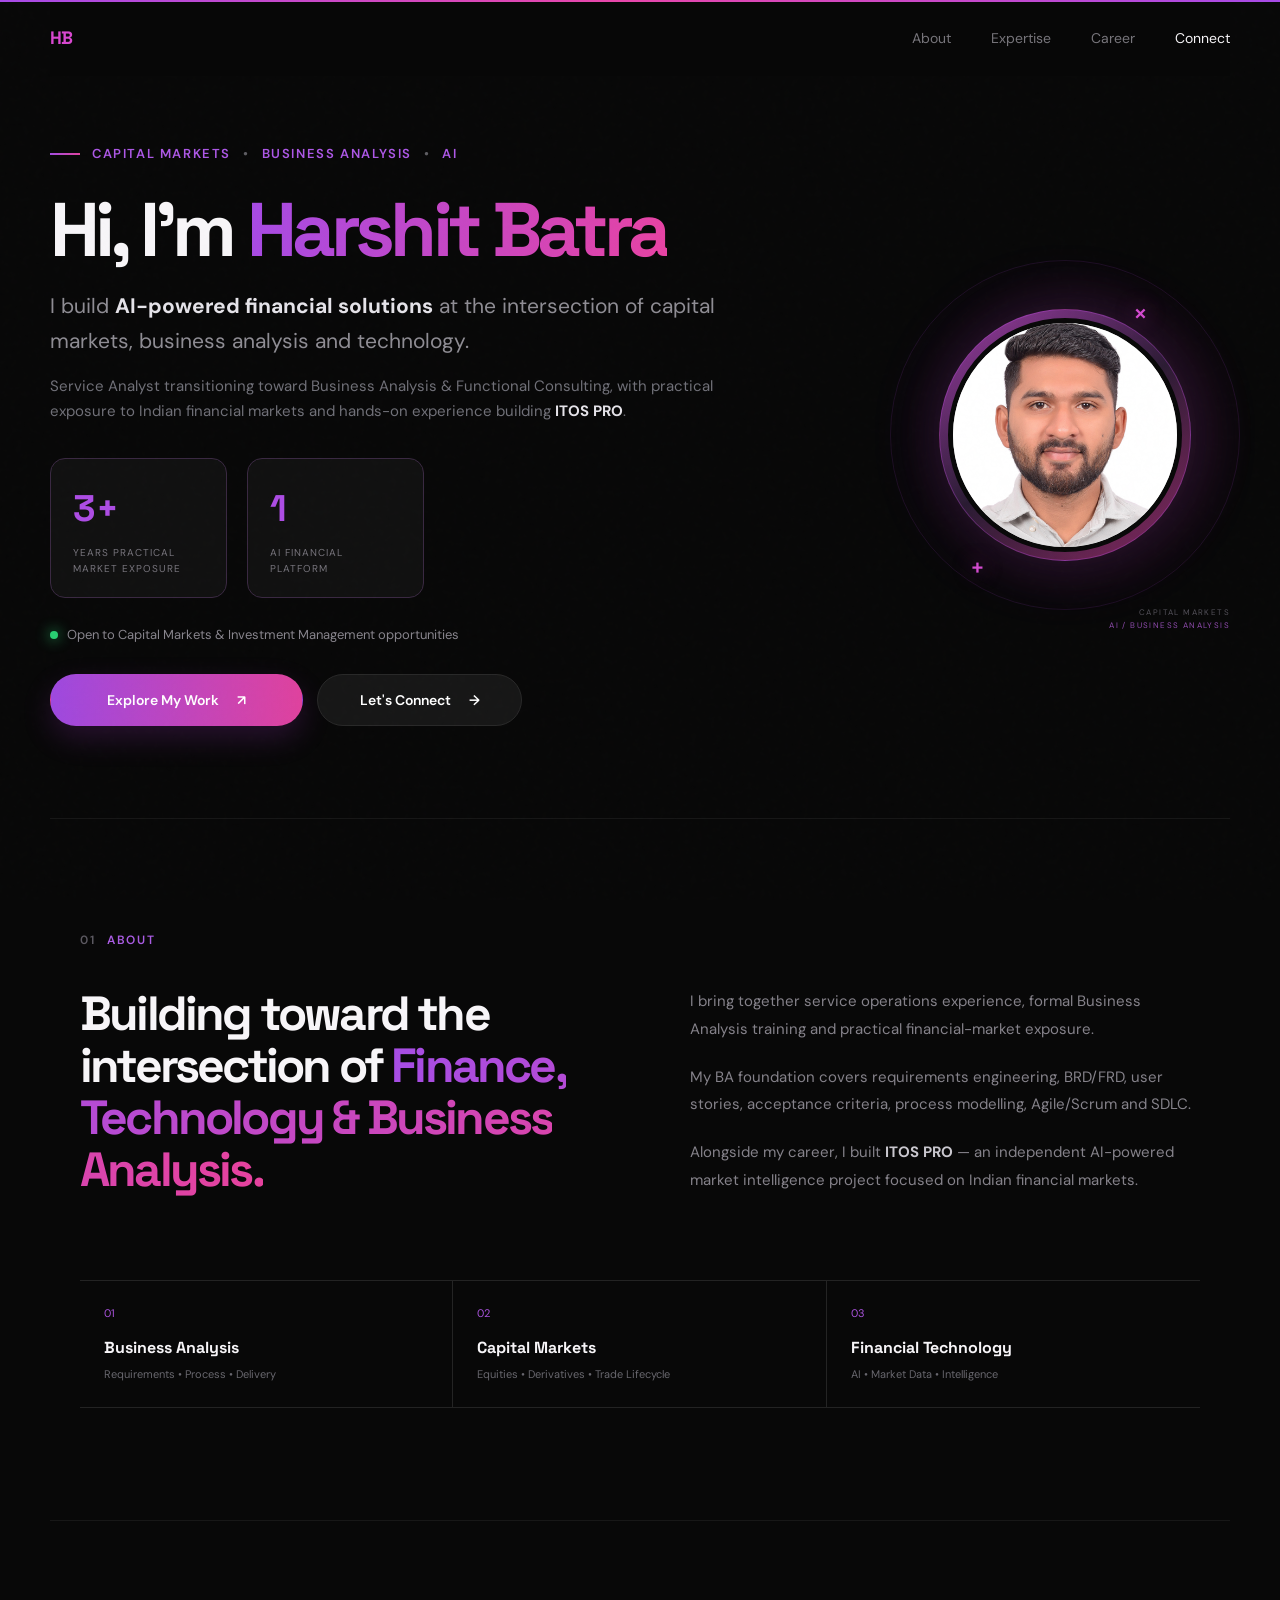
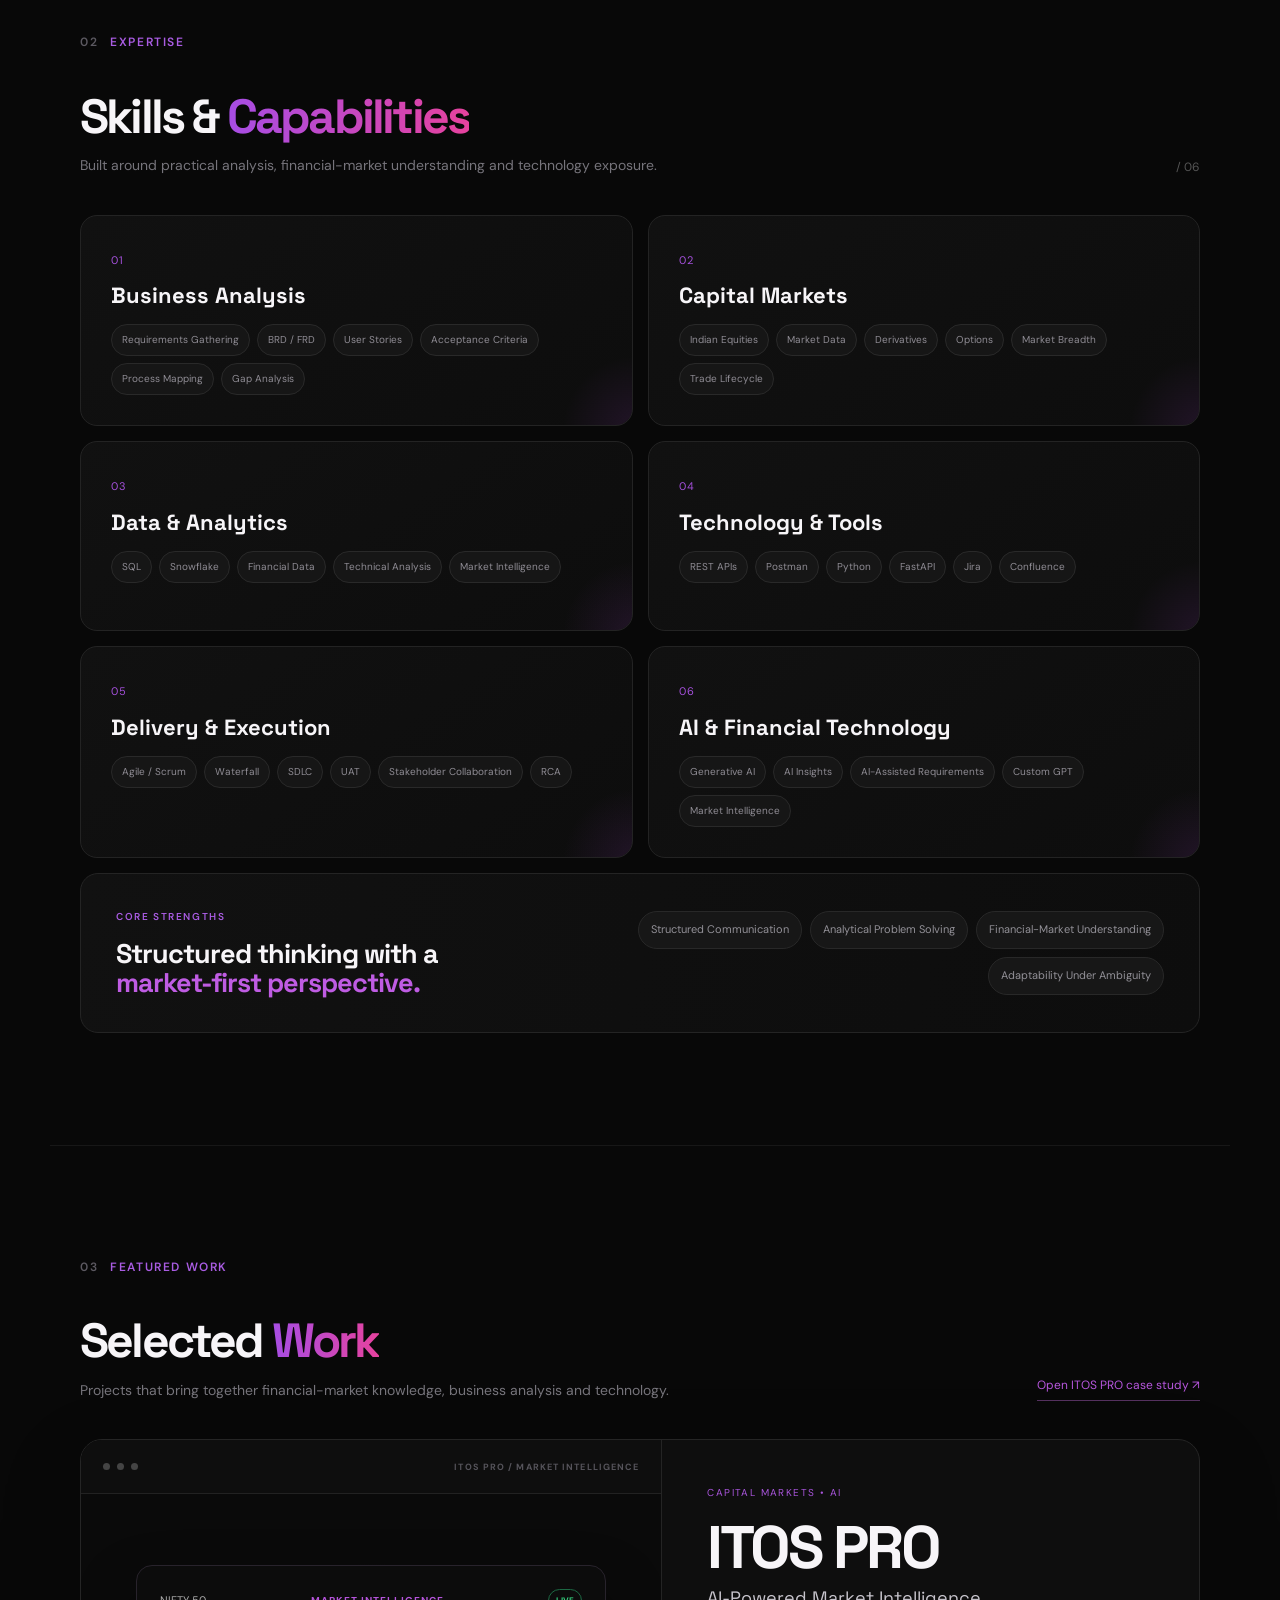
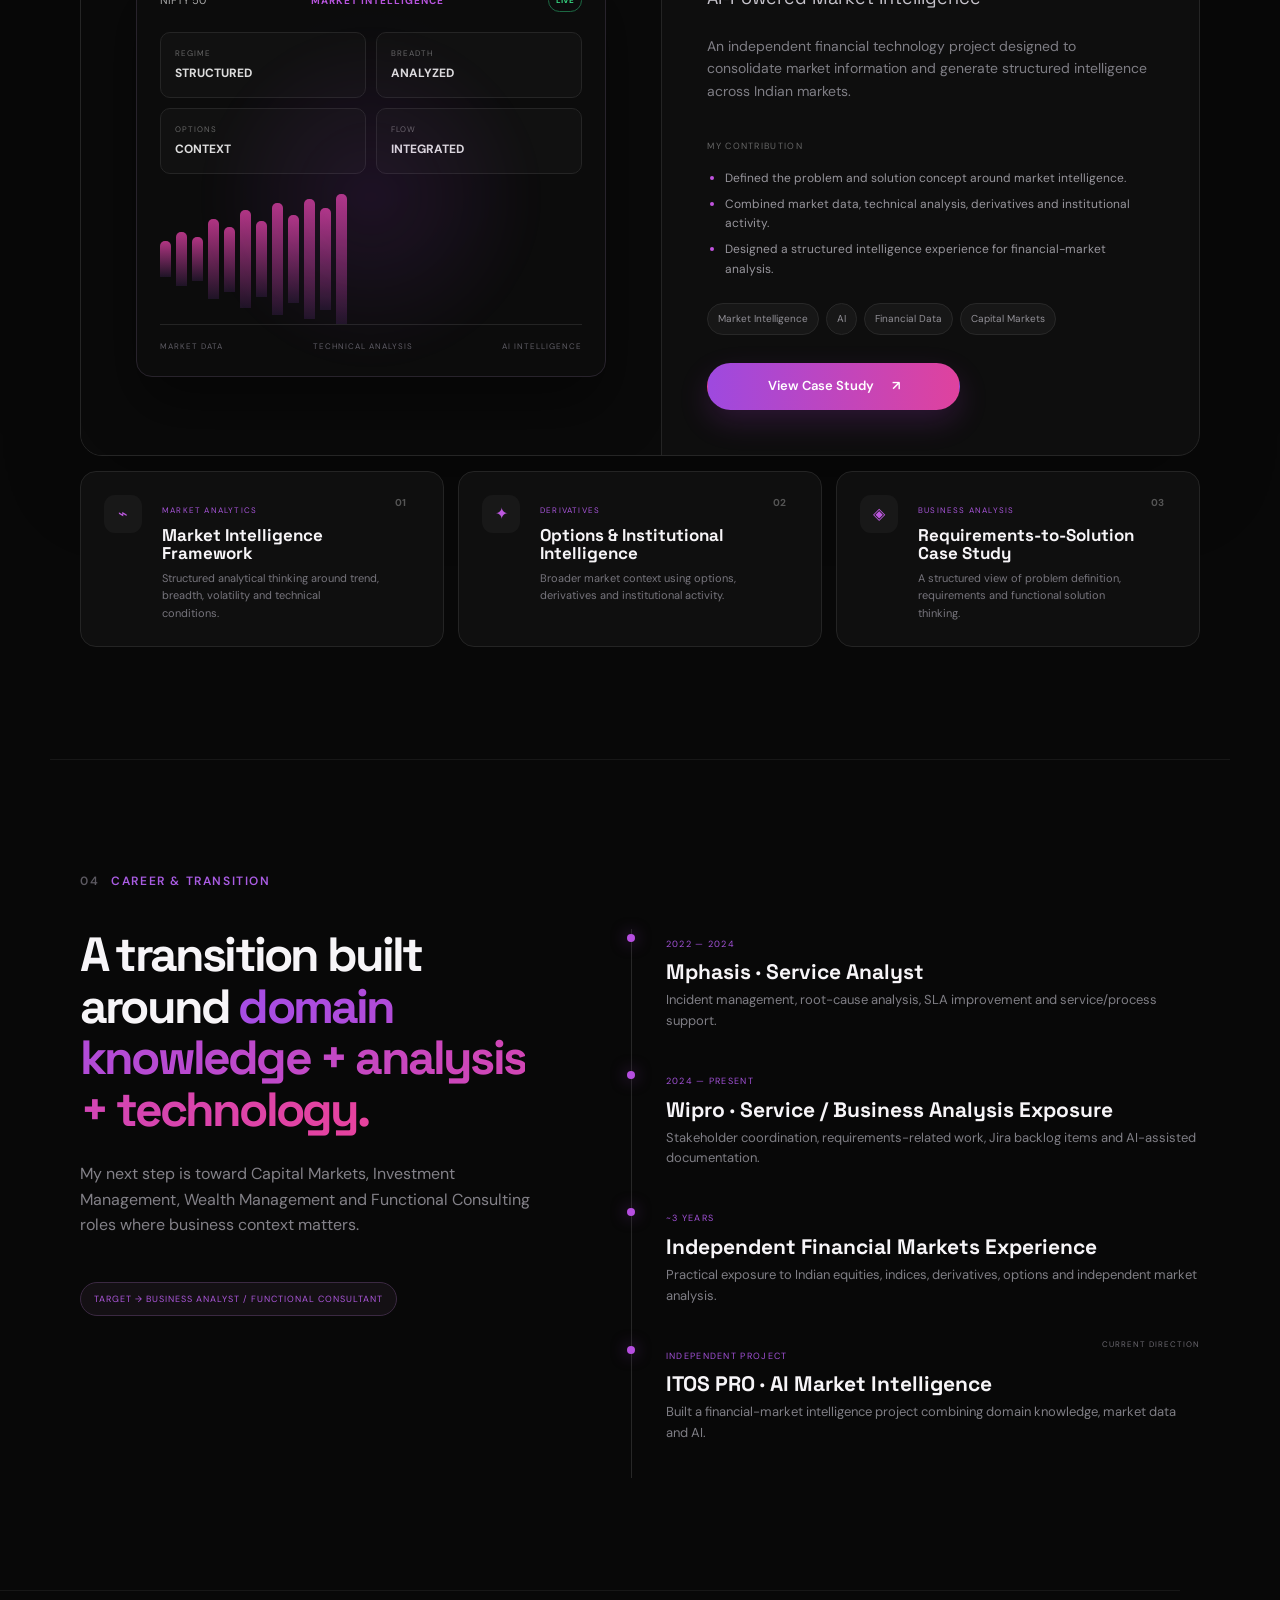
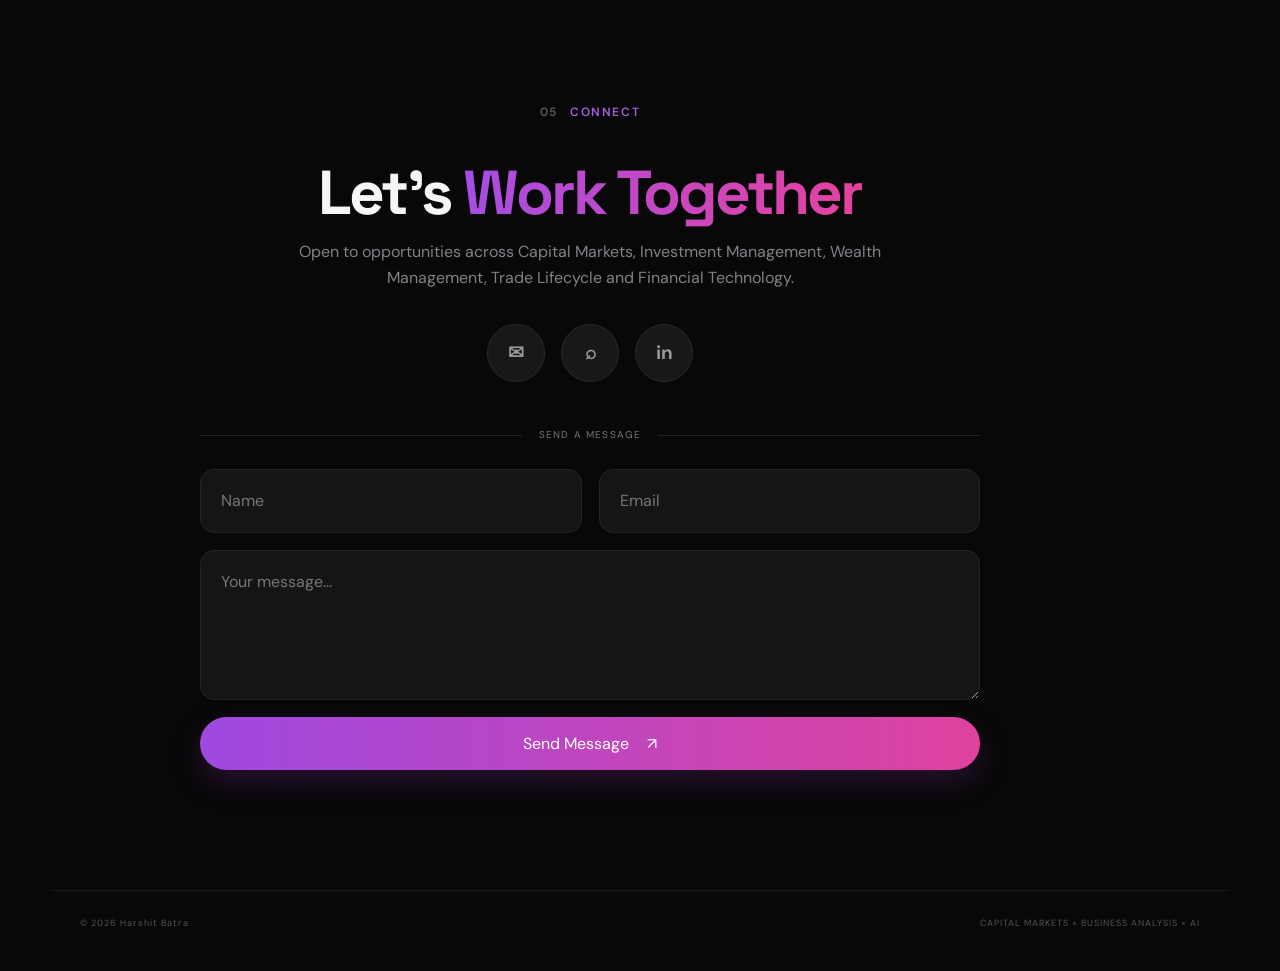
<file: index.html>
<!doctype html>
<html lang="en">
<head>
  <meta charset="utf-8">
  <meta name="viewport" content="width=device-width, initial-scale=1">
  <meta name="description" content="Harshit Batra — Capital Markets, Business Analysis and AI portfolio.">
  <title>Harshit Batra — Capital Markets × Business Analysis × AI</title>
  <link rel="preconnect" href="https://fonts.googleapis.com">
  <link rel="preconnect" href="https://fonts.gstatic.com" crossorigin>
  <link href="https://fonts.googleapis.com/css2?family=DM+Sans:wght@400;500;600;700&family=Space+Grotesk:wght@500;600;700&display=swap" rel="stylesheet">
  <link rel="stylesheet" href="styles.css">
</head>
<body>
  <div class="top-line"></div>
  <div class="noise"></div>
  <header class="nav-wrap">
    <a class="brand" href="#top" aria-label="Harshit Batra home"><span>HB</span></a>
    <nav class="nav">
      <a href="#about">About</a>
      <a href="#expertise">Expertise</a>
      <a href="#career">Career</a>
      <a href="#connect">Connect</a>
    </nav>
    <a class="nav-status" href="#connect"><span></span> Open to opportunities</a>
  </header>

  <main id="top">
    <section class="hero container">
      <div class="hero-copy reveal">
        <div class="eyebrow"><span class="eyebrow-line"></span> CAPITAL MARKETS <i>•</i> BUSINESS ANALYSIS <i>•</i> AI</div>
        <h1>Hi, I'm <em>Harshit Batra</em></h1>
        <p class="hero-lead">I build <strong>AI-powered financial solutions</strong> at the intersection of capital markets, business analysis and technology.</p>
        <p class="hero-sub">Service Analyst transitioning toward Business Analysis &amp; Functional Consulting, with practical exposure to Indian financial markets and hands-on experience building <strong>ITOS PRO</strong>.</p>

        <div class="hero-stats">
          <div class="stat-card"><strong>3+</strong><span>YEARS PRACTICAL MARKET EXPOSURE</span></div>
          <div class="stat-card"><strong>1</strong><span>AI FINANCIAL PLATFORM</span></div>
        </div>

        <div class="availability"><span class="pulse"></span> Open to Capital Markets &amp; Investment Management opportunities</div>

        <div class="hero-actions">
          <a class="btn btn-primary" href="#work">Explore My Work <span>↗</span></a>
          <a class="btn btn-ghost" href="#connect">Let's Connect <span>→</span></a>
        </div>
      </div>

      <div class="hero-art reveal delay-1">
        <div class="hero-glow"></div>
        <div class="hero-ring"></div>
        <div class="portrait-ring">
          <div class="portrait"><img src="harshit-photo.jpg" alt="Harshit Batra"></div>
        </div>
        <div class="decor-cross cross-1">×</div>
        <div class="decor-cross cross-2">+</div>
        <div class="hero-orbit-label">CAPITAL MARKETS<br><span>AI / BUSINESS ANALYSIS</span></div>
      </div>
    </section>

    <section id="about" class="section container reveal">
      <div class="section-kicker"><span>01</span> ABOUT</div>
      <div class="split-heading">
        <h2>Building toward the intersection of <em>Finance, Technology &amp; Business Analysis.</em></h2>
        <div class="body-copy">
          <p>I bring together service operations experience, formal Business Analysis training and practical financial-market exposure.</p>
          <p>My BA foundation covers requirements engineering, BRD/FRD, user stories, acceptance criteria, process modelling, Agile/Scrum and SDLC.</p>
          <p>Alongside my career, I built <strong>ITOS PRO</strong> — an independent AI-powered market intelligence project focused on Indian financial markets.</p>
        </div>
      </div>
      <div class="about-strip">
        <div><span>01</span><strong>Business Analysis</strong><small>Requirements • Process • Delivery</small></div>
        <div><span>02</span><strong>Capital Markets</strong><small>Equities • Derivatives • Trade Lifecycle</small></div>
        <div><span>03</span><strong>Financial Technology</strong><small>AI • Market Data • Intelligence</small></div>
      </div>
    </section>

    <section id="expertise" class="section container reveal">
      <div class="section-kicker"><span>02</span> EXPERTISE</div>
      <div class="section-title-row">
        <div><h2>Skills &amp; <em>Capabilities</em></h2><p>Built around practical analysis, financial-market understanding and technology exposure.</p></div>
        <div class="section-index">/ 06</div>
      </div>
      <div class="capability-grid">
        <article class="cap-card"><span class="card-number">01</span><h3>Business Analysis</h3><div class="pills"><span>Requirements Gathering</span><span>BRD / FRD</span><span>User Stories</span><span>Acceptance Criteria</span><span>Process Mapping</span><span>Gap Analysis</span></div></article>
        <article class="cap-card"><span class="card-number">02</span><h3>Capital Markets</h3><div class="pills"><span>Indian Equities</span><span>Market Data</span><span>Derivatives</span><span>Options</span><span>Market Breadth</span><span>Trade Lifecycle</span></div></article>
        <article class="cap-card"><span class="card-number">03</span><h3>Data &amp; Analytics</h3><div class="pills"><span>SQL</span><span>Snowflake</span><span>Financial Data</span><span>Technical Analysis</span><span>Market Intelligence</span></div></article>
        <article class="cap-card"><span class="card-number">04</span><h3>Technology &amp; Tools</h3><div class="pills"><span>REST APIs</span><span>Postman</span><span>Python</span><span>FastAPI</span><span>Jira</span><span>Confluence</span></div></article>
        <article class="cap-card"><span class="card-number">05</span><h3>Delivery &amp; Execution</h3><div class="pills"><span>Agile / Scrum</span><span>Waterfall</span><span>SDLC</span><span>UAT</span><span>Stakeholder Collaboration</span><span>RCA</span></div></article>
        <article class="cap-card"><span class="card-number">06</span><h3>AI &amp; Financial Technology</h3><div class="pills"><span>Generative AI</span><span>AI Insights</span><span>AI-Assisted Requirements</span><span>Custom GPT</span><span>Market Intelligence</span></div></article>
      </div>
      <div class="strength-panel">
        <div><span class="section-kicker compact">CORE STRENGTHS</span><h3>Structured thinking with a <em>market-first perspective.</em></h3></div>
        <div class="strengths"><span>Structured Communication</span><span>Analytical Problem Solving</span><span>Financial-Market Understanding</span><span>Adaptability Under Ambiguity</span></div>
      </div>
    </section>

    <section id="work" class="section container reveal">
      <div class="section-kicker"><span>03</span> FEATURED WORK</div>
      <div class="section-title-row work-title"><div><h2>Selected <em>Work</em></h2><p>Projects that bring together financial-market knowledge, business analysis and technology.</p></div><a class="text-link" href="itos-pro.html">Open ITOS PRO case study ↗</a></div>

      <article class="featured-project">
        <div class="project-visual">
          <div class="terminal-top"><span></span><span></span><span></span><b>ITOS PRO / MARKET INTELLIGENCE</b></div>
          <div class="terminal-body">
            <div class="market-row"><span>NIFTY 50</span><strong>MARKET INTELLIGENCE</strong><b>LIVE</b></div>
            <div class="signal-grid"><div><small>REGIME</small><strong>STRUCTURED</strong></div><div><small>BREADTH</small><strong>ANALYZED</strong></div><div><small>OPTIONS</small><strong>CONTEXT</strong></div><div><small>FLOW</small><strong>INTEGRATED</strong></div></div>
            <div class="wave"><i></i><i></i><i></i><i></i><i></i><i></i><i></i><i></i><i></i><i></i><i></i><i></i></div>
            <div class="terminal-foot"><span>MARKET DATA</span><span>TECHNICAL ANALYSIS</span><span>AI INTELLIGENCE</span></div>
          </div>
          <div class="visual-glow"></div>
        </div>
        <div class="project-copy">
          <div class="project-label">CAPITAL MARKETS • AI</div>
          <h3>ITOS PRO</h3>
          <p class="project-tagline">AI-Powered Market Intelligence</p>
          <p>An independent financial technology project designed to consolidate market information and generate structured intelligence across Indian markets.</p>
          <div class="contribution"><span>MY CONTRIBUTION</span><ul><li>Defined the problem and solution concept around market intelligence.</li><li>Combined market data, technical analysis, derivatives and institutional activity.</li><li>Designed a structured intelligence experience for financial-market analysis.</li></ul></div>
          <div class="project-tags"><span>Market Intelligence</span><span>AI</span><span>Financial Data</span><span>Capital Markets</span></div>
          <a class="btn btn-primary small" href="itos-pro.html">View Case Study <span>↗</span></a>
        </div>
      </article>

      <div class="mini-projects">
        <article class="mini-project"><div class="mini-project-icon">⌁</div><div><span>MARKET ANALYTICS</span><h3>Market Intelligence Framework</h3><p>Structured analytical thinking around trend, breadth, volatility and technical conditions.</p></div><b>01</b></article>
        <article class="mini-project"><div class="mini-project-icon">✦</div><div><span>DERIVATIVES</span><h3>Options &amp; Institutional Intelligence</h3><p>Broader market context using options, derivatives and institutional activity.</p></div><b>02</b></article>
        <article class="mini-project"><div class="mini-project-icon">◈</div><div><span>BUSINESS ANALYSIS</span><h3>Requirements-to-Solution Case Study</h3><p>A structured view of problem definition, requirements and functional solution thinking.</p></div><b>03</b></article>
      </div>
    </section>

    <section id="career" class="section container reveal">
      <div class="section-kicker"><span>04</span> CAREER &amp; TRANSITION</div>
      <div class="career-layout">
        <div class="career-intro"><h2>A transition built around <em>domain knowledge + analysis + technology.</em></h2><p>My next step is toward Capital Markets, Investment Management, Wealth Management and Functional Consulting roles where business context matters.</p><div class="target-pill">TARGET → BUSINESS ANALYST / FUNCTIONAL CONSULTANT</div></div>
        <div class="timeline">
          <article class="timeline-item"><span>2022 — 2024</span><h3>Mphasis · Service Analyst</h3><p>Incident management, root-cause analysis, SLA improvement and service/process support.</p></article>
          <article class="timeline-item"><span>2024 — PRESENT</span><h3>Wipro · Service / Business Analysis Exposure</h3><p>Stakeholder coordination, requirements-related work, Jira backlog items and AI-assisted documentation.</p></article>
          <article class="timeline-item"><span>~3 YEARS</span><h3>Independent Financial Markets Experience</h3><p>Practical exposure to Indian equities, indices, derivatives, options and independent market analysis.</p></article>
          <article class="timeline-item active-item"><span>INDEPENDENT PROJECT</span><h3>ITOS PRO · AI Market Intelligence</h3><p>Built a financial-market intelligence project combining domain knowledge, market data and AI.</p></article>
        </div>
      </div>
    </section>

    <section id="connect" class="connect section reveal">
      <div class="connect-inner">
        <div class="section-kicker centered"><span>05</span> CONNECT</div>
        <h2>Let's <em>Work Together</em></h2>
        <p>Open to opportunities across Capital Markets, Investment Management, Wealth Management, Trade Lifecycle and Financial Technology.</p>
        <div class="contact-icons">
          <a href="mailto:batraharshit330@gmail.com" aria-label="Email">✉</a>
          <a href="tel:+918085239020" aria-label="Phone">⌕</a>
          <a href="#" aria-label="LinkedIn" onclick="return false;">in</a>
        </div>
        <div class="message-divider"><span></span> SEND A MESSAGE <span></span></div>
        <form class="contact-form" action="mailto:batraharshit330@gmail.com" method="post" enctype="text/plain">
          <input name="name" placeholder="Name" required>
          <input name="email" type="email" placeholder="Email" required>
          <textarea name="message" placeholder="Your message..." required></textarea>
          <button class="btn btn-primary" type="submit">Send Message <span>↗</span></button>
        </form>
      </div>
    </section>
  </main>

  <footer><span>© 2026 Harshit Batra</span><span>CAPITAL MARKETS × BUSINESS ANALYSIS × AI</span></footer>
  <script src="script.js"></script>
</body>
</html>
</file>
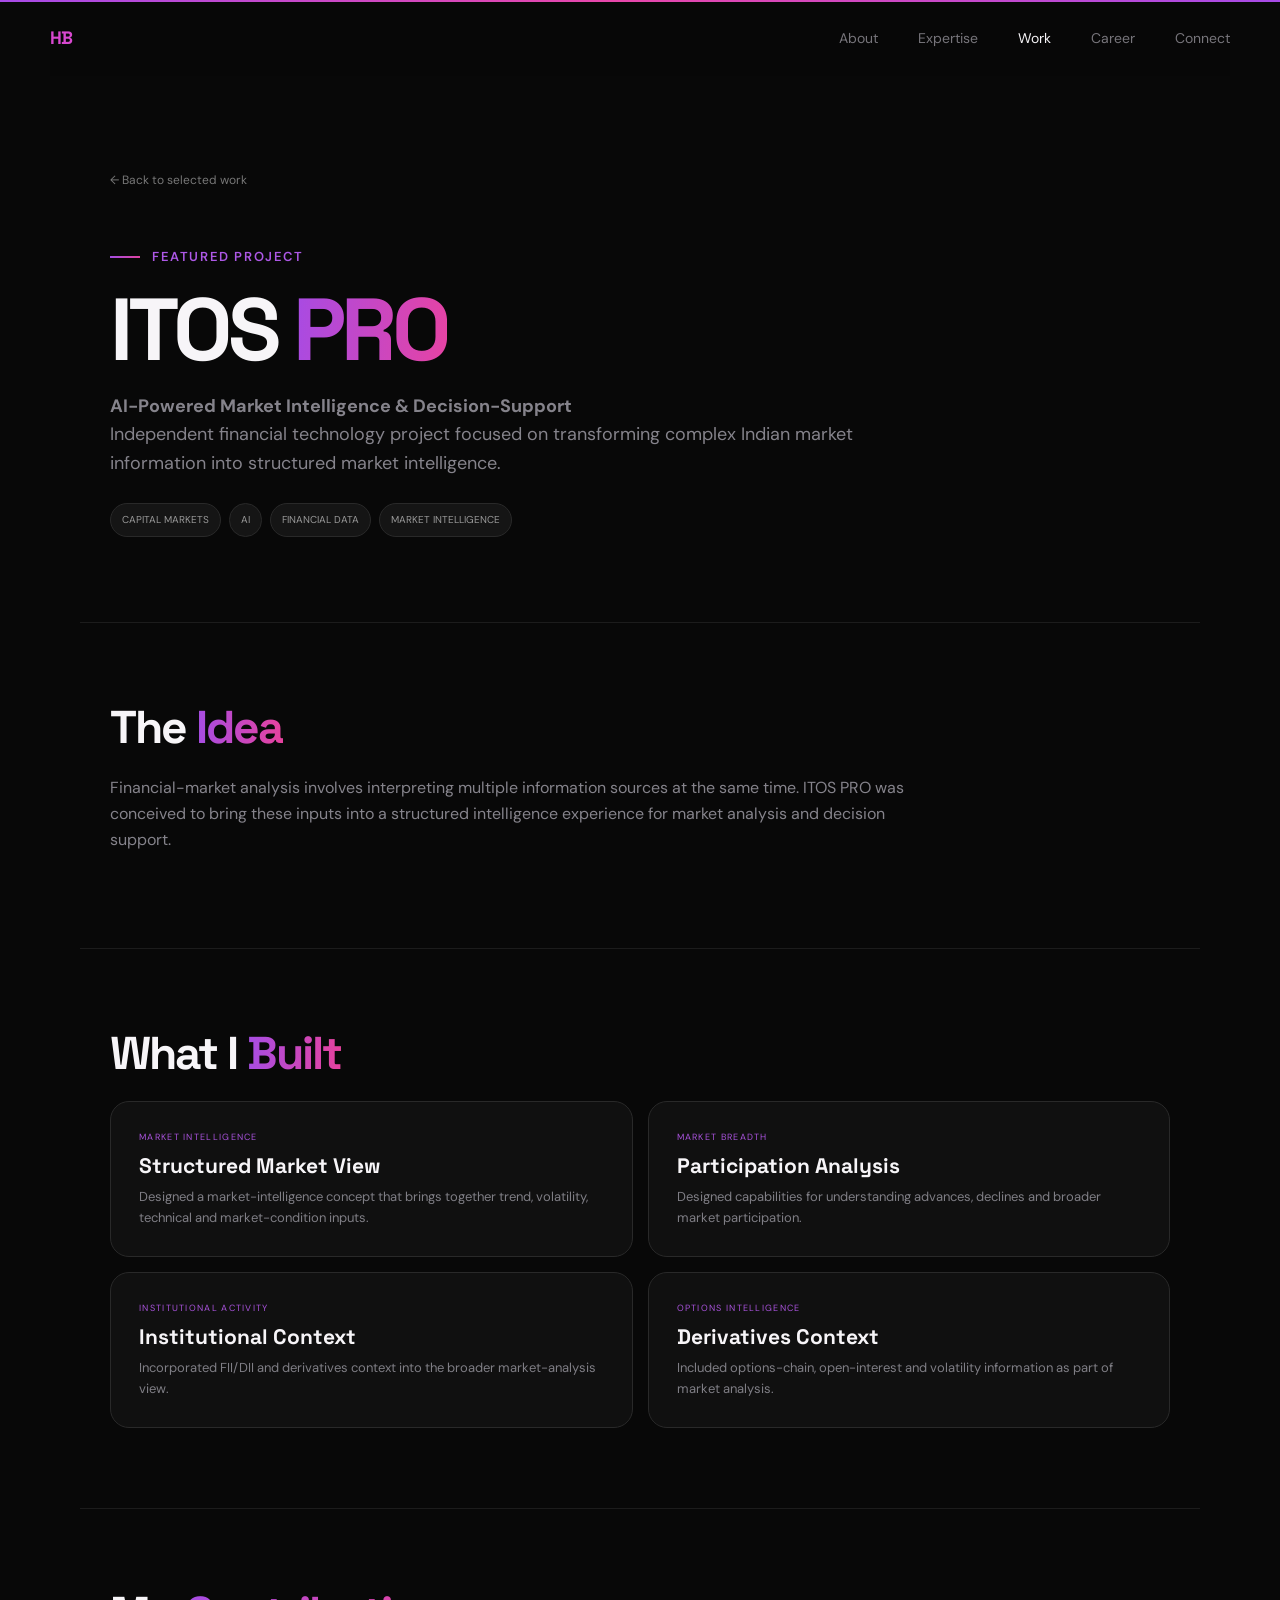
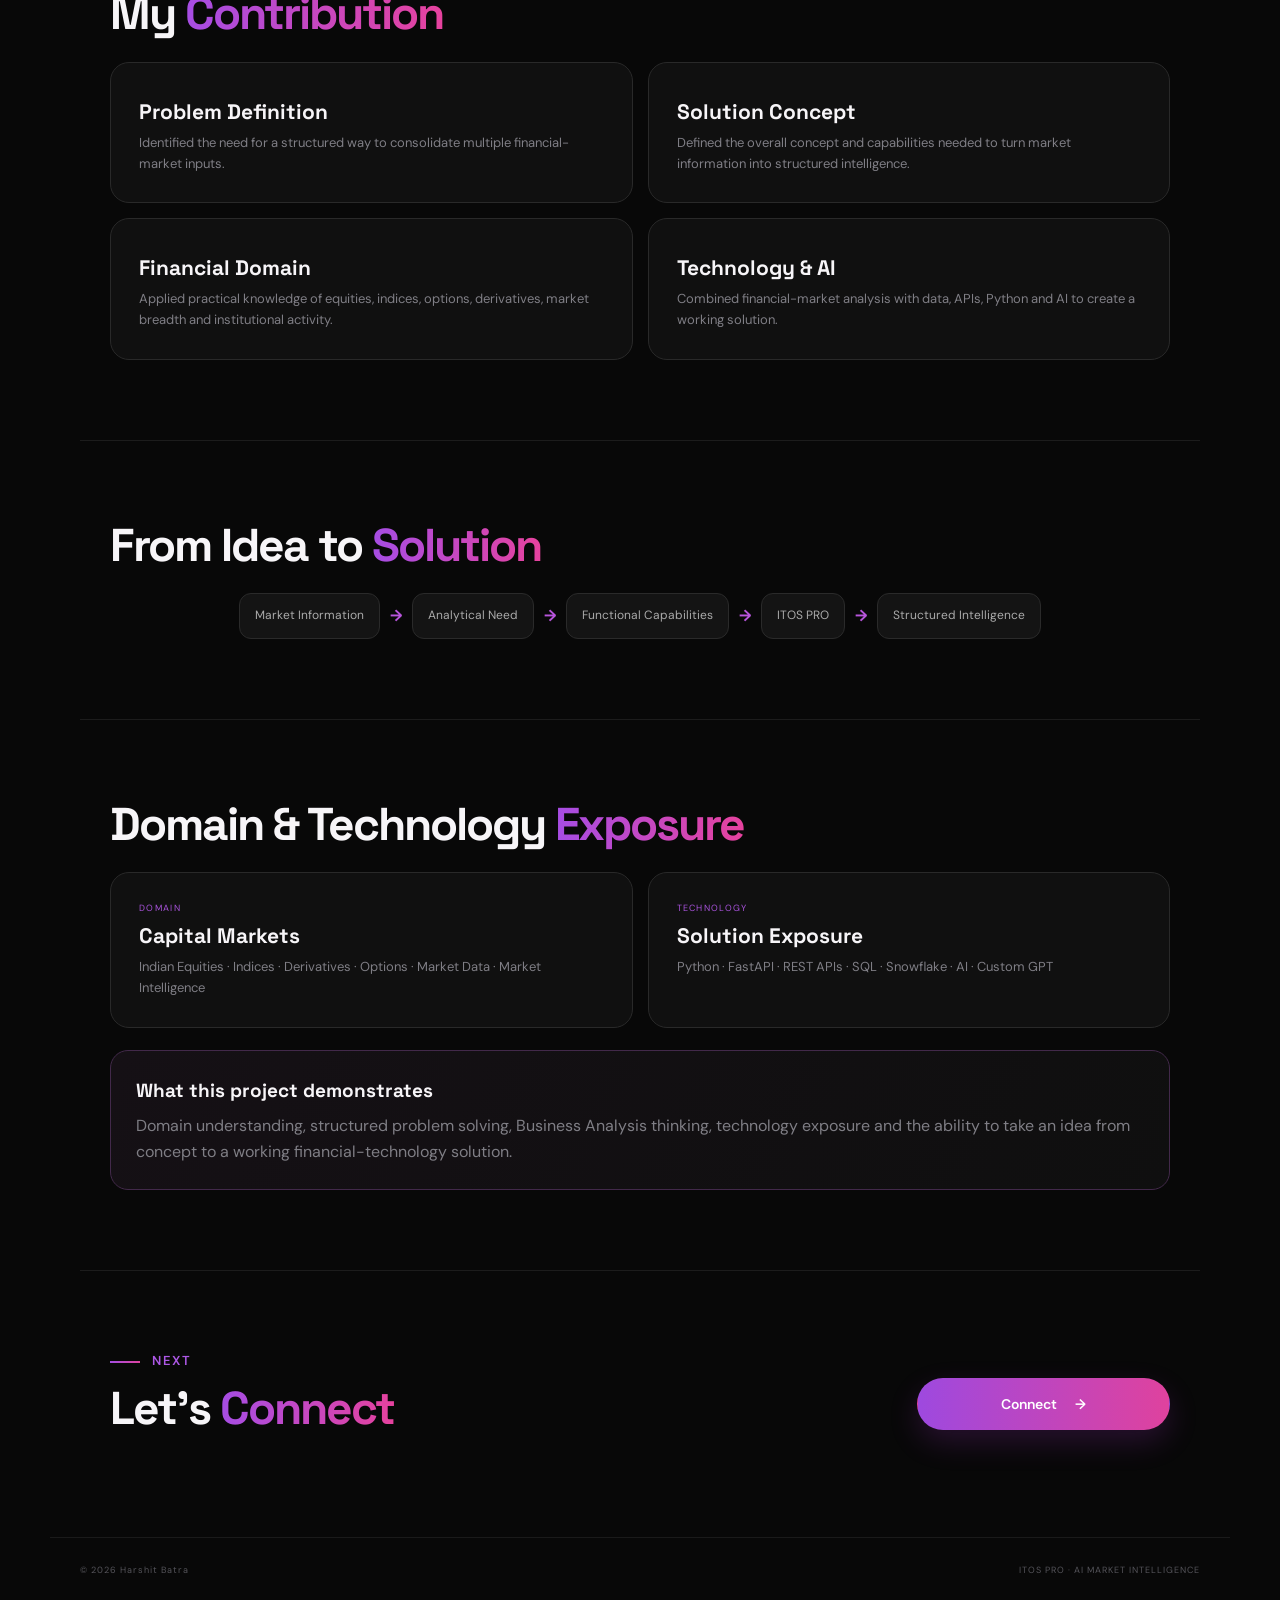
<file: itos-pro.html>
<!doctype html><html lang="en"><head><meta charset="utf-8"><meta name="viewport" content="width=device-width,initial-scale=1"><meta name="description" content="ITOS PRO — AI-powered market intelligence project by Harshit Batra."><title>ITOS PRO — Harshit Batra</title><link rel="preconnect" href="https://fonts.googleapis.com"><link rel="preconnect" href="https://fonts.gstatic.com" crossorigin><link href="https://fonts.googleapis.com/css2?family=DM+Sans:wght@400;500;600;700&family=Space+Grotesk:wght@500;600;700&display=swap" rel="stylesheet"><link rel="stylesheet" href="styles.css"><style>
.case-hero{max-width:1120px;margin:auto;padding:90px 30px 85px}.case-back{color:#777;text-decoration:none;font-size:12px}.case-hero .eyebrow{margin-top:55px}.case-hero h1{font-size:88px;margin:20px 0 18px}.case-hero p{max-width:780px;color:#85838b;font-size:18px}.case-tags{display:flex;gap:8px;flex-wrap:wrap;margin-top:25px}.case-tags span{font-size:10px;color:#999;border:1px solid #292929;background:#151515;border-radius:999px;padding:8px 11px}.case-section{max-width:1120px;margin:auto;padding:80px 30px;border-top:1px solid #1c1c1c}.case-section h2{font-size:46px;letter-spacing:-2px;margin:0 0 24px}.case-section h2 em{font-style:normal;background:linear-gradient(90deg,#a64de4,#e6429e);-webkit-background-clip:text;background-clip:text;color:transparent}.case-copy{max-width:800px;color:#85838b;font-size:16px}.case-grid{display:grid;grid-template-columns:1fr 1fr;gap:15px}.case-card{padding:28px;border:1px solid #292929;border-radius:19px;background:#101010}.case-card .mini{color:#a953dc;font-size:9px;letter-spacing:1.3px}.case-card h3{font-size:21px;margin:10px 0}.case-card p{color:#7f7e85;font-size:13px;margin:0}.contrib{display:grid;grid-template-columns:1fr 1fr;gap:15px}.flow{display:flex;align-items:center;justify-content:center;gap:10px;flex-wrap:wrap}.flow span{border:1px solid #2a2a2a;background:#141414;padding:12px 15px;border-radius:12px;color:#aaa;font-size:12px}.flow b{color:#b855dc}.callout{margin-top:22px;padding:25px;border:1px solid #42294a;border-radius:18px;background:linear-gradient(120deg,#151015,#0f0f0f)}.callout strong{font-family:'Space Grotesk';font-size:19px}.callout p{color:#7f7e85;margin:7px 0 0}.case-next{display:flex;justify-content:space-between;align-items:center}.case-next h2{margin-top:12px}.case-next .btn{margin:0}@media(max-width:700px){.case-hero,.case-section{padding-left:18px;padding-right:18px}.case-hero h1{font-size:55px}.case-grid,.contrib{grid-template-columns:1fr}.case-next{display:block}.case-next .btn{margin-top:22px}}
</style></head><body><div class="top-line"></div><header class="nav-wrap"><a class="brand" href="index.html">HB</a><nav class="nav"><a href="index.html#about">About</a><a href="index.html#expertise">Expertise</a><a class="active" href="index.html#work">Work</a><a href="index.html#career">Career</a><a href="index.html#connect">Connect</a></nav><a class="nav-status" href="index.html#connect"><span></span> Open to opportunities</a></header>
<main><section class="case-hero"><a class="case-back" href="index.html#work">← Back to selected work</a><div class="eyebrow"><span class="eyebrow-line"></span> FEATURED PROJECT</div><h1>ITOS <em>PRO</em></h1><p><strong>AI-Powered Market Intelligence &amp; Decision-Support</strong><br>Independent financial technology project focused on transforming complex Indian market information into structured market intelligence.</p><div class="case-tags"><span>CAPITAL MARKETS</span><span>AI</span><span>FINANCIAL DATA</span><span>MARKET INTELLIGENCE</span></div></section>
<section class="case-section"><h2>The <em>Idea</em></h2><p class="case-copy">Financial-market analysis involves interpreting multiple information sources at the same time. ITOS PRO was conceived to bring these inputs into a structured intelligence experience for market analysis and decision support.</p></section>
<section class="case-section"><h2>What I <em>Built</em></h2><div class="case-grid"><article class="case-card"><div class="mini">MARKET INTELLIGENCE</div><h3>Structured Market View</h3><p>Designed a market-intelligence concept that brings together trend, volatility, technical and market-condition inputs.</p></article><article class="case-card"><div class="mini">MARKET BREADTH</div><h3>Participation Analysis</h3><p>Designed capabilities for understanding advances, declines and broader market participation.</p></article><article class="case-card"><div class="mini">INSTITUTIONAL ACTIVITY</div><h3>Institutional Context</h3><p>Incorporated FII/DII and derivatives context into the broader market-analysis view.</p></article><article class="case-card"><div class="mini">OPTIONS INTELLIGENCE</div><h3>Derivatives Context</h3><p>Included options-chain, open-interest and volatility information as part of market analysis.</p></article></div></section>
<section class="case-section"><h2>My <em>Contribution</em></h2><div class="contrib"><article class="case-card"><h3>Problem Definition</h3><p>Identified the need for a structured way to consolidate multiple financial-market inputs.</p></article><article class="case-card"><h3>Solution Concept</h3><p>Defined the overall concept and capabilities needed to turn market information into structured intelligence.</p></article><article class="case-card"><h3>Financial Domain</h3><p>Applied practical knowledge of equities, indices, options, derivatives, market breadth and institutional activity.</p></article><article class="case-card"><h3>Technology &amp; AI</h3><p>Combined financial-market analysis with data, APIs, Python and AI to create a working solution.</p></article></div></section>
<section class="case-section"><h2>From Idea to <em>Solution</em></h2><div class="flow"><span>Market Information</span><b>→</b><span>Analytical Need</span><b>→</b><span>Functional Capabilities</span><b>→</b><span>ITOS PRO</span><b>→</b><span>Structured Intelligence</span></div></section>
<section class="case-section"><h2>Domain &amp; Technology <em>Exposure</em></h2><div class="case-grid"><article class="case-card"><div class="mini">DOMAIN</div><h3>Capital Markets</h3><p>Indian Equities · Indices · Derivatives · Options · Market Data · Market Intelligence</p></article><article class="case-card"><div class="mini">TECHNOLOGY</div><h3>Solution Exposure</h3><p>Python · FastAPI · REST APIs · SQL · Snowflake · AI · Custom GPT</p></article></div><div class="callout"><strong>What this project demonstrates</strong><p>Domain understanding, structured problem solving, Business Analysis thinking, technology exposure and the ability to take an idea from concept to a working financial-technology solution.</p></div></section>
<section class="case-section case-next"><div><div class="eyebrow"><span class="eyebrow-line"></span> NEXT</div><h2>Let's <em>Connect</em></h2></div><a class="btn btn-primary" href="index.html#connect">Connect <span>→</span></a></section></main><footer><span>© 2026 Harshit Batra</span><span>ITOS PRO · AI MARKET INTELLIGENCE</span></footer></body></html>
</file>
<file: styles.css>
:root{--bg:#080808;--panel:#101010;--panel2:#141414;--line:#252525;--text:#f4f3f6;--muted:#8b8a91;--purple:#a44fe6;--pink:#e543a0;--max:1260px}
*{box-sizing:border-box}html{scroll-behavior:smooth}body{margin:0;background:var(--bg);color:var(--text);font-family:'DM Sans',sans-serif;line-height:1.6;overflow-x:hidden}.noise{position:fixed;inset:0;pointer-events:none;opacity:.035;z-index:20;background-image:url("data:image/svg+xml,%3Csvg viewBox='0 0 160 160' xmlns='http://www.w3.org/2000/svg'%3E%3Cfilter id='n'%3E%3CfeTurbulence type='fractalNoise' baseFrequency='.9' numOctaves='3' stitchTiles='stitch'/%3E%3C/filter%3E%3Crect width='100%25' height='100%25' filter='url(%23n)' opacity='.55'/%3E%3C/svg%3E")}.top-line{height:2px;background:linear-gradient(90deg,#9b48df,#df43b0,#9b48df);position:fixed;top:0;left:0;right:0;z-index:100}.container{max-width:var(--max);margin:auto;padding-left:30px;padding-right:30px}.nav-wrap{height:78px;display:flex;align-items:center;justify-content:space-between;max-width:var(--max);padding:0 30px;margin:auto;position:sticky;top:0;z-index:50;background:rgba(8,8,8,.76);backdrop-filter:blur(18px);border-bottom:1px solid rgba(255,255,255,.035)}.brand{font-family:'Space Grotesk';font-weight:700;font-size:19px;text-decoration:none;color:#d849c8}.nav{display:flex;gap:38px}.nav a{color:#888;text-decoration:none;font-size:14px;transition:.25s}.nav a:hover,.nav a.active{color:#f2f2f2}.nav-status{font-size:11px;color:#8f8f8f;text-decoration:none;border:1px solid #272727;border-radius:999px;padding:9px 13px}.nav-status span{display:inline-block;width:7px;height:7px;background:#2bd675;border-radius:50%;box-shadow:0 0 10px #2bd675;margin-right:7px}.hero{min-height:760px;display:grid;grid-template-columns:1.08fr .92fr;align-items:center;gap:20px;padding-top:52px;padding-bottom:75px;position:relative}.hero:before{content:"";position:absolute;width:500px;height:500px;left:-220px;top:100px;background:radial-gradient(circle,rgba(160,68,226,.13),transparent 68%);filter:blur(15px);pointer-events:none}.eyebrow,.section-kicker{display:flex;align-items:center;gap:12px;color:#a95ce2;font-size:12px;letter-spacing:1.5px;font-weight:600}.eyebrow i{font-style:normal;color:#5e5d62}.eyebrow-line{width:30px;height:2px;background:linear-gradient(90deg,#a34de1,#df43a0)}h1,h2,h3{font-family:'Space Grotesk',sans-serif;line-height:1.05}h1{font-size:78px;letter-spacing:-4.5px;margin:28px 0 20px;max-width:800px}h1 em{font-style:normal;background:linear-gradient(95deg,#a34de6,#e43fa2);-webkit-background-clip:text;background-clip:text;color:transparent}.hero-lead{font-size:22px;line-height:1.55;color:#a7a6ad;max-width:740px;margin:0}.hero-lead strong,.hero-sub strong{color:#e5e3e9}.hero-sub{font-size:15px;color:#77767e;max-width:690px;margin:17px 0 0}.hero-stats{display:flex;gap:16px;margin:36px 0 26px}.stat-card{width:180px;min-height:108px;padding:18px 21px;border:1px solid #30253a;border-radius:16px;background:linear-gradient(145deg,rgba(20,20,20,.92),rgba(13,13,13,.92));box-shadow:inset 0 0 35px rgba(158,70,218,.025)}.stat-card strong{display:block;font-family:'Space Grotesk';font-size:38px;color:#b34de3}.stat-card span{display:block;color:#77757e;font-size:10px;letter-spacing:1px;margin-top:7px}.availability{font-size:13px;color:#8a8990;display:flex;align-items:center;gap:9px}.pulse{width:8px;height:8px;border-radius:50%;background:#29ce72;box-shadow:0 0 14px #29ce72}.hero-actions{display:flex;gap:14px;margin-top:27px}.btn{display:inline-flex;align-items:center;justify-content:center;gap:20px;text-decoration:none;border-radius:999px;padding:14px 22px;color:#fff;font-size:14px;font-weight:600;border:1px solid transparent;transition:.25s;cursor:pointer}.btn-primary{background:linear-gradient(90deg,#9e49df,#df429e);box-shadow:0 12px 30px rgba(181,58,220,.18)}.btn-primary:hover{transform:translateY(-2px);box-shadow:0 15px 38px rgba(181,58,220,.3)}.btn-ghost{background:#171717;border-color:#292929}.btn-ghost:hover{border-color:#674071;transform:translateY(-2px)}.btn.small{margin-top:28px;padding:12px 18px;font-size:13px}.hero-art{height:590px;position:relative;display:flex;align-items:center;justify-content:center}.orb{position:absolute;border-radius:50%;filter:blur(8px)}.orb-1{width:440px;height:440px;background:radial-gradient(circle,rgba(163,67,230,.23),rgba(163,67,230,0) 67%)}.orb-2{width:300px;height:300px;background:radial-gradient(circle,rgba(231,62,161,.13),rgba(231,62,161,0) 67%);transform:translate(80px,-70px)}.grid-disc{position:absolute;width:470px;height:470px;border-radius:50%;opacity:.12;background:linear-gradient(90deg,transparent 49.7%,#fff 50%,transparent 50.3%),linear-gradient(transparent 49.7%,#fff 50%,transparent 50.3%);background-size:44px 44px;mask-image:radial-gradient(circle,#000 0 50%,transparent 72%);transform:rotate(13deg)}.orbit{position:absolute;border:1px solid rgba(194,72,229,.35);border-radius:50%;width:520px;height:180px}.orbit-1{transform:rotate(-24deg)}.orbit-2{width:570px;height:230px;transform:rotate(28deg);border-color:rgba(230,61,163,.23)}.portrait-ring{position:relative;width:305px;height:305px;border-radius:50%;padding:7px;background:linear-gradient(145deg,rgba(217,75,219,.75),rgba(69,45,91,.5),rgba(232,63,158,.45));box-shadow:0 0 75px rgba(179,66,223,.18);z-index:3}.portrait{width:100%;height:100%;border-radius:50%;overflow:hidden;border:5px solid #0b0b0b;background:#ddd}.portrait img{width:100%;height:100%;object-fit:cover;object-position:center 25%;filter:saturate(.95)}.decor-cross{position:absolute;color:#d34ad9;font-size:27px;font-family:monospace;z-index:5}.cross-1{top:100px;right:80px}.cross-2{bottom:135px;left:75px}.cross-3{top:170px;left:28px;font-size:18px}.float-card{position:absolute;background:rgba(13,13,13,.9);backdrop-filter:blur(12px);border:1px solid #2b2b2b;border-radius:13px;padding:10px 13px;color:#aaa;font-size:10px;letter-spacing:1px;z-index:6;box-shadow:0 14px 30px rgba(0,0,0,.28)}.fc-market{top:145px;left:0}.fc-ai{right:20px;top:255px;color:#b95be0}.fc-data{bottom:135px;right:65px}.fc-data b{color:#e74a9d;margin-left:14px}.mini-dot{display:inline-block;width:6px;height:6px;border-radius:50%;background:#2bd675;margin-right:7px;box-shadow:0 0 9px #2bd675}.section{padding-top:115px;padding-bottom:115px;border-top:1px solid #191919;position:relative}.section-kicker{margin-bottom:42px}.section-kicker span{color:#666}.split-heading{display:grid;grid-template-columns:1fr 1fr;gap:90px}.split-heading h2,.section-title-row h2,.career-intro h2{font-size:49px;letter-spacing:-2.7px;margin:0}.split-heading h2 em,.section-title-row h2 em,.career-intro h2 em,.connect h2 em{font-style:normal;background:linear-gradient(90deg,#a64de4,#e6429e);-webkit-background-clip:text;background-clip:text;color:transparent}.body-copy{color:#85838b;font-size:16px;max-width:600px}.body-copy p{margin:0 0 20px}.body-copy strong{color:#c9c7ce}.about-strip{display:grid;grid-template-columns:repeat(3,1fr);margin-top:70px;border-top:1px solid #242424;border-bottom:1px solid #242424}.about-strip div{padding:23px 25px;border-right:1px solid #242424}.about-strip div:last-child{border-right:0}.about-strip span{display:block;color:#a953dc;font-size:11px;margin-bottom:13px}.about-strip strong{display:block;font-family:'Space Grotesk';font-size:17px}.about-strip small{display:block;color:#68676e;margin-top:5px;font-size:11px}.section-title-row{display:flex;justify-content:space-between;align-items:end;gap:40px;margin-bottom:46px}.section-title-row p{margin:12px 0 0;color:#7e7d84;max-width:680px}.section-index{color:#555;font-size:12px}.capability-grid{display:grid;grid-template-columns:repeat(3,1fr);gap:16px}.cap-card{position:relative;min-height:205px;padding:28px;border:1px solid #262626;border-radius:19px;background:linear-gradient(145deg,#111,#0d0d0d);transition:.3s;overflow:hidden}.cap-card:after{content:"";position:absolute;width:150px;height:150px;right:-80px;bottom:-80px;border-radius:50%;background:radial-gradient(circle,rgba(177,70,224,.13),transparent 70%);transition:.3s}.cap-card:hover{transform:translateY(-4px);border-color:#4a3152}.cap-card:hover:after{transform:scale(1.5)}.card-number{color:#a550dc;font-size:11px;letter-spacing:1px}.cap-card h3{font-size:21px;margin:13px 0 17px}.pills{display:flex;gap:7px;flex-wrap:wrap}.pills span,.strengths span,.project-tags span{font-size:10px;color:#929097;border:1px solid #282828;background:#171717;border-radius:999px;padding:7px 10px}.strength-panel{margin-top:18px;padding:34px;border:1px solid #292929;border-radius:20px;background:linear-gradient(110deg,#111,#0c0c0c);display:grid;grid-template-columns:.8fr 1.2fr;gap:50px;align-items:center}.section-kicker.compact{margin:0 0 15px;font-size:10px}.strength-panel h3{font-size:26px;margin:0;letter-spacing:-1px}.strength-panel h3 em{font-style:normal;color:#bf5ce3}.strengths{display:flex;gap:9px;flex-wrap:wrap;justify-content:flex-end}.strengths span{font-size:11px;padding:9px 12px}.work-title{margin-bottom:38px}.text-link{color:#b656dd;text-decoration:none;font-size:12px;border-bottom:1px solid #54305e;padding-bottom:5px}.featured-project{display:grid;grid-template-columns:1.05fr .95fr;border:1px solid #2b2b2b;border-radius:25px;overflow:hidden;background:#0e0e0e;box-shadow:0 25px 70px rgba(0,0,0,.25)}.project-visual{min-height:520px;background:radial-gradient(circle at 50% 50%,rgba(169,68,227,.15),transparent 44%),#0a0a0a;position:relative;overflow:hidden;border-right:1px solid #242424}.terminal-top{height:54px;display:flex;align-items:center;gap:7px;padding:0 22px;border-bottom:1px solid #222;background:#0e0e0e}.terminal-top span{width:7px;height:7px;border-radius:50%;background:#444}.terminal-top b{margin-left:auto;color:#56545b;font-size:9px;letter-spacing:1.1px}.terminal-body{position:absolute;left:55px;right:55px;top:125px;border:1px solid #28232c;border-radius:16px;background:rgba(13,13,13,.92);box-shadow:0 30px 60px rgba(0,0,0,.45);padding:23px}.market-row{display:flex;align-items:center;justify-content:space-between;font-size:11px;color:#aaa}.market-row strong{color:#b654dc;font-size:10px;letter-spacing:1px}.market-row b{font-size:8px;color:#36d681;border:1px solid #1c6843;padding:4px 7px;border-radius:99px}.signal-grid{display:grid;grid-template-columns:1fr 1fr;gap:10px;margin-top:20px}.signal-grid div{border:1px solid #252525;border-radius:10px;padding:14px;background:#111}.signal-grid small{display:block;color:#666;font-size:8px;letter-spacing:1px}.signal-grid strong{display:block;color:#ddd;font-size:12px;margin-top:4px}.wave{height:130px;display:flex;align-items:center;gap:5px;margin-top:20px;overflow:hidden}.wave i{width:11px;background:linear-gradient(to top,rgba(165,76,226,.12),rgba(218,63,160,.8));border-radius:5px 5px 0 0;animation:bars 2.2s ease-in-out infinite}.wave i:nth-child(1){height:28%}.wave i:nth-child(2){height:42%;animation-delay:.1s}.wave i:nth-child(3){height:34%;animation-delay:.2s}.wave i:nth-child(4){height:61%;animation-delay:.3s}.wave i:nth-child(5){height:50%;animation-delay:.4s}.wave i:nth-child(6){height:75%;animation-delay:.5s}.wave i:nth-child(7){height:58%;animation-delay:.6s}.wave i:nth-child(8){height:86%;animation-delay:.7s}.wave i:nth-child(9){height:67%;animation-delay:.8s}.wave i:nth-child(10){height:92%;animation-delay:.9s}.wave i:nth-child(11){height:78%;animation-delay:1s}.wave i:nth-child(12){height:100%;animation-delay:1.1s}@keyframes bars{50%{transform:scaleY(.7);opacity:.65}}.terminal-foot{display:flex;justify-content:space-between;border-top:1px solid #242424;padding-top:15px;color:#5f5d65;font-size:8px;letter-spacing:1px}.visual-glow{position:absolute;width:350px;height:350px;left:50%;top:58%;transform:translate(-50%,-50%);border-radius:50%;background:radial-gradient(circle,rgba(172,71,229,.11),transparent 68%);filter:blur(10px)}.project-copy{padding:48px 48px 42px}.project-label{color:#a955dc;font-size:10px;letter-spacing:1.4px}.project-copy h3{font-size:62px;letter-spacing:-3px;margin:15px 0 0}.project-tagline{color:#c7c4cc;font-family:'Space Grotesk';font-size:18px;margin:5px 0 22px}.project-copy>p:not(.project-tagline){color:#7f7e85;font-size:14px;max-width:470px}.contribution{margin-top:29px}.contribution>span{font-size:9px;letter-spacing:1.3px;color:#666}.contribution ul{margin:12px 0 0;padding-left:18px;color:#97959c;font-size:12px}.contribution li{margin:7px 0}.contribution li::marker{color:#c153de}.project-tags{display:flex;gap:7px;flex-wrap:wrap;margin-top:24px}.mini-projects{display:grid;grid-template-columns:repeat(3,1fr);gap:15px;margin-top:15px}.mini-project{border:1px solid #242424;border-radius:18px;padding:24px;display:grid;grid-template-columns:42px 1fr 25px;gap:16px;background:#0f0f0f;transition:.25s}.mini-project:hover{border-color:#48304f;transform:translateY(-3px)}.mini-project-icon{width:38px;height:38px;border-radius:11px;background:#181818;display:flex;align-items:center;justify-content:center;color:#bd58df}.mini-project span{color:#a855da;font-size:8px;letter-spacing:1.2px}.mini-project h3{font-size:17px;margin:7px 0}.mini-project p{font-size:11px;color:#77757d;margin:0}.mini-project>b{font-size:10px;color:#555}.career-layout{display:grid;grid-template-columns:.9fr 1.1fr;gap:90px}.career-intro h2{font-size:48px}.career-intro>p{color:#838188;max-width:520px;margin-top:25px}.target-pill{display:inline-block;margin-top:28px;border:1px solid #39273f;background:#141014;color:#ad59d5;border-radius:999px;padding:9px 13px;font-size:9px;letter-spacing:1px}.timeline{border-left:1px solid #292929;padding-left:34px}.timeline-item{position:relative;padding:0 0 34px}.timeline-item:before{content:"";position:absolute;width:8px;height:8px;border-radius:50%;left:-39px;top:5px;background:#b34ee0;box-shadow:0 0 16px rgba(179,78,224,.55)}.timeline-item span{color:#a352d9;font-size:9px;letter-spacing:1.3px}.timeline-item h3{font-size:21px;margin:7px 0}.timeline-item p{font-size:13px;color:#7f7e85;margin:0;max-width:570px}.active-item:after{content:"CURRENT DIRECTION";position:absolute;right:0;top:-3px;color:#6b6870;font-size:8px;letter-spacing:1px}.connect{text-align:center;padding-bottom:125px}.connect-inner{max-width:900px;margin:auto}.section-kicker.centered{justify-content:center}.connect h2{font-size:64px;letter-spacing:-3px;margin:0 0 14px}.connect> .connect-inner>p{color:#838188;max-width:670px;margin:0 auto;font-size:16px}.contact-icons{display:flex;justify-content:center;gap:16px;margin:34px 0 45px}.contact-icons a{width:58px;height:58px;border-radius:50%;display:flex;align-items:center;justify-content:center;text-decoration:none;color:#999;background:#181818;border:1px solid #292929;font-weight:700;font-size:19px;transition:.25s}.contact-icons a:hover{color:#fff;border-color:#87439d;transform:translateY(-3px);box-shadow:0 10px 30px rgba(163,67,226,.12)}.message-divider{display:flex;align-items:center;gap:17px;color:#77747c;font-size:10px;letter-spacing:1.2px;margin-bottom:26px}.message-divider span{height:1px;background:#232323;flex:1}.contact-form{display:grid;grid-template-columns:1fr 1fr;gap:17px}.contact-form input,.contact-form textarea{width:100%;border:1px solid #242424;background:#181818;border-radius:14px;color:#eee;padding:18px 20px;font:inherit;outline:none}.contact-form input:focus,.contact-form textarea:focus{border-color:#774084;box-shadow:0 0 0 3px rgba(160,73,221,.05)}.contact-form textarea{grid-column:1/-1;min-height:150px;resize:vertical}.contact-form button{grid-column:1/-1;border:0;width:100%;font:inherit}footer{max-width:var(--max);margin:auto;border-top:1px solid #1b1b1b;padding:25px 30px 40px;display:flex;justify-content:space-between;color:#55545a;font-size:9px;letter-spacing:1px}.reveal{opacity:0;transform:translateY(28px);transition:opacity .75s ease,transform .75s ease}.reveal.visible{opacity:1;transform:none}.delay-1{transition-delay:.12s}
@media(max-width:1050px){.nav-status{display:none}h1{font-size:65px}.hero{grid-template-columns:1fr}.hero-art{height:500px;order:-1}.split-heading,.career-layout{grid-template-columns:1fr;gap:45px}.capability-grid{grid-template-columns:1fr 1fr}.featured-project{grid-template-columns:1fr}.project-visual{border-right:0;border-bottom:1px solid #242424}.mini-projects{grid-template-columns:1fr}.strength-panel{grid-template-columns:1fr}.strengths{justify-content:flex-start}}
@media(max-width:700px){.nav-wrap{padding:0 18px;height:68px}.nav{gap:15px}.nav a{font-size:11px}.nav a:nth-child(4){display:none}.container{padding-left:18px;padding-right:18px}.hero{padding-top:25px}.hero-art{height:390px}.portrait-ring{width:245px;height:245px}.orbit{width:400px;height:145px}.orbit-2{width:440px;height:170px}.grid-disc{width:390px;height:390px}.fc-market{left:0}.fc-data{right:10px}.fc-ai{right:0}h1{font-size:52px;letter-spacing:-3px}.hero-lead{font-size:18px}.hero-stats{gap:9px}.stat-card{width:150px;min-height:100px}.hero-actions{flex-wrap:wrap}.section{padding-top:85px;padding-bottom:85px}.section-title-row{display:block}.section-index{display:none}.split-heading h2,.section-title-row h2,.career-intro h2{font-size:39px}.about-strip{grid-template-columns:1fr}.about-strip div{border-right:0;border-bottom:1px solid #242424}.about-strip div:last-child{border-bottom:0}.capability-grid{grid-template-columns:1fr}.featured-project{border-radius:19px}.project-visual{min-height:410px}.terminal-body{left:18px;right:18px;top:85px}.project-copy{padding:31px 25px}.project-copy h3{font-size:50px}.connect h2{font-size:47px}.contact-form{grid-template-columns:1fr}.contact-form textarea,.contact-form button{grid-column:auto}.active-item:after{display:none}footer{padding-left:18px;padding-right:18px;display:block}footer span{display:block;margin:6px 0}.nav a:nth-child(3){display:none}}

/* V5.1 — reference-inspired visual refinement */
.nav-wrap{max-width:1260px;background:rgba(8,8,8,.82)}
.brand{font-size:18px;letter-spacing:-.5px}
.nav{gap:42px}
.nav a{font-size:14px}
.nav-status{display:none}
.hero{min-height:750px;grid-template-columns:1.18fr .82fr;gap:30px;padding-top:48px;padding-bottom:70px}
.hero:before{display:none}
.eyebrow{font-size:13px;letter-spacing:1.6px}
h1{font-size:78px;line-height:1.02;letter-spacing:-4.8px;margin:27px 0 20px;max-width:900px}
.hero-lead{font-size:21px;line-height:1.55;max-width:720px;color:#9b999f}
.hero-sub{font-size:15px;max-width:700px;color:#77757d}
.hero-stats{margin:34px 0 27px;gap:20px}
.stat-card{width:177px;min-height:108px;border-color:#35243f;border-radius:15px;background:#111;box-shadow:none}
.stat-card strong{font-size:37px}
.availability{font-size:13px}
.hero-actions{margin-top:27px;gap:14px}
.btn{padding:14px 25px;gap:18px}
.btn-primary{min-width:253px}
.btn-ghost{min-width:210px}
.hero-art{height:560px}
.hero-glow{position:absolute;width:360px;height:360px;border-radius:50%;background:radial-gradient(circle,rgba(170,61,231,.18) 0,rgba(227,61,165,.08) 34%,transparent 70%);filter:blur(6px)}
.portrait-ring{width:248px;height:248px;padding:8px;border:1px solid rgba(191,76,224,.35);box-shadow:0 0 55px rgba(165,61,225,.18)}
.portrait{width:100%;height:100%;background:#d9d9df}
.portrait img{width:100%;height:100%;object-fit:cover;object-position:center top}
.orb,.orbit,.grid-disc,.float-card{display:none!important}
.decor-cross{color:#d34cc1;font-size:26px;text-shadow:0 0 18px rgba(213,67,188,.55);font-family:'Space Grotesk'}
.cross-1{top:115px;right:90px}.cross-2{bottom:110px;left:115px}.cross-3{display:none}
.section{padding-top:112px;padding-bottom:112px}

@media(max-width:1050px){
  .hero{grid-template-columns:1fr;min-height:auto;padding-top:70px}
  .hero-art{height:400px;order:-1}
}
@media(max-width:700px){
  .nav{gap:16px}.nav a{font-size:11px}.nav a:nth-child(4){display:block}
  h1{font-size:51px;letter-spacing:-3px}
  .hero{padding-top:45px}
  .hero-art{height:340px}
  .portrait-ring{width:215px;height:215px}
  .hero-glow{width:300px;height:300px}
  .cross-1{right:30px;top:55px}.cross-2{left:40px;bottom:45px}
}

/* V5.2 — premium reference-style refinement */
:root{
  --max:1180px;
  --bg:#080808;
  --panel:#101010;
  --line:#202020;
  --purple:#a94ee7;
  --pink:#e643a5;
}
body{background:#080808;color:#f7f5f8}
.top-line{height:2px;background:linear-gradient(90deg,#a74be7 0%,#e847aa 48%,#a74be7 100%)}
.noise{opacity:.022}
.nav-wrap{height:76px;padding:0 0;max-width:1180px;border-bottom:0;background:rgba(8,8,8,.70)}
.brand{font-size:18px;color:#d848d0;letter-spacing:-.8px}
.nav{gap:40px}.nav a{font-size:14px;color:#77757b}.nav a.active,.nav a:hover{color:#f5f3f6}
.hero{max-width:1180px;min-height:735px;padding:68px 0 92px;grid-template-columns:minmax(0,1.45fr) minmax(330px,.55fr);gap:25px;align-items:center}
.hero-copy{position:relative;z-index:4}
.eyebrow{font-size:13px;letter-spacing:1.6px;color:#ad58e6}.eyebrow-line{width:30px;height:2px}
h1{font-size:76px;line-height:.98;letter-spacing:-4.8px;margin:28px 0 22px;max-width:860px}
h1 em{background:linear-gradient(95deg,#a64be5,#e743a3);-webkit-background-clip:text;background-clip:text}
.hero-lead{font-size:21px;line-height:1.65;color:#8f8d94;max-width:690px}
.hero-sub{font-size:15px;line-height:1.7;color:#707078;max-width:690px;margin-top:15px}
.hero-stats{gap:20px;margin:33px 0 27px}.stat-card{width:177px;min-height:108px;padding:20px 22px;border:1px solid #3a2942;background:#111;border-radius:15px;box-shadow:none}.stat-card strong{font-size:37px;color:#ad4de4}.stat-card span{font-size:10px;letter-spacing:1px;color:#77747c}
.availability{font-size:13px;color:#88858d}.pulse{width:8px;height:8px}
.hero-actions{margin-top:28px;gap:14px}.btn{padding:14px 24px;font-size:14px;gap:18px}.btn-primary{min-width:253px}.btn-ghost{min-width:205px;background:#171717}
.hero-art{height:500px;overflow:visible;position:relative}.hero-glow{position:absolute;width:360px;height:360px;left:50%;top:50%;transform:translate(-47%,-50%);border-radius:50%;background:radial-gradient(circle,rgba(171,64,232,.20) 0%,rgba(222,63,165,.09) 34%,transparent 69%);filter:blur(5px)}
.hero-ring{position:absolute;width:350px;height:350px;border:1px solid rgba(174,74,225,.12);border-radius:50%;left:50%;top:50%;transform:translate(-50%,-50%);box-shadow:inset 0 0 80px rgba(168,70,226,.025)}
.portrait-ring{width:252px;height:252px;padding:8px;background:linear-gradient(145deg,rgba(212,82,226,.72),rgba(72,49,94,.45),rgba(230,66,165,.55));box-shadow:0 0 70px rgba(173,63,226,.19);position:absolute;left:50%;top:50%;transform:translate(-50%,-50%)}
.portrait{border:5px solid #090909;background:#ddd}.portrait img{object-position:center 22%;filter:saturate(.96)}
.decor-cross{z-index:6;font-family:'Space Grotesk';font-weight:500;color:#d44bd0;text-shadow:0 0 20px rgba(211,67,197,.55);font-size:24px}
.cross-1{top:110px;right:82px}.cross-2{bottom:98px;left:70px}.hero-orbit-label{position:absolute;right:0;bottom:52px;color:#55525b;font-size:8px;letter-spacing:1.4px;line-height:1.7;text-align:right}.hero-orbit-label span{color:#8f4cae}
.section{max-width:1180px;padding-top:112px;padding-bottom:112px;border-top:1px solid #171717}
.section-kicker{font-size:12px;letter-spacing:1.6px;margin-bottom:38px}.section-kicker span{color:#5c5961}
.split-heading{gap:100px}.split-heading h2,.section-title-row h2,.career-intro h2{font-size:48px;letter-spacing:-2.8px;line-height:1.08}.body-copy{font-size:15px;line-height:1.85;color:#85828a}
.about-strip{margin-top:65px;border-top:1px solid #232323;border-bottom:1px solid #232323}.about-strip div{padding:24px 24px}.about-strip strong{font-size:16px}
.section-title-row{margin-bottom:38px}.section-title-row p{font-size:14px;color:#76747b}.capability-grid{grid-template-columns:repeat(2,1fr);gap:15px}.cap-card{min-height:190px;padding:30px;border-radius:17px;background:linear-gradient(145deg,#111,#0d0d0d);border-color:#232323}.cap-card:hover{transform:translateY(-5px);border-color:#51345b;box-shadow:0 18px 45px rgba(0,0,0,.22)}.cap-card h3{font-size:22px}.pills span{background:#161616;color:#8f8c94;border-color:#292929}
.strength-panel{margin-top:15px;padding:35px;border-radius:18px;background:linear-gradient(105deg,#111,#0d0d0d);border-color:#242424}.strength-panel h3{font-size:27px}.strengths{gap:8px}
.featured-project{border-radius:22px;border-color:#252525;grid-template-columns:1.04fr .96fr;box-shadow:0 30px 80px rgba(0,0,0,.22)}.project-visual{min-height:505px}.project-copy{padding:45px 45px}.project-copy h3{font-size:60px}.mini-projects{gap:14px}.mini-project{padding:23px;border-radius:16px;background:#0f0f0f}
.career-layout{gap:85px}.timeline{border-left-color:#272727}.timeline-item:before{background:#b64ee0}.target-pill{border-color:#3b2942;color:#ad57dc}
.connect{padding-bottom:120px}.connect h2{font-size:62px;letter-spacing:-3px}.connect-inner{max-width:780px}.contact-icons a{width:58px;height:58px}.contact-form input,.contact-form textarea{background:#151515;border-color:#242424}.contact-form button{border-radius:999px}
footer{max-width:1180px;border-top-color:#1a1a1a}

@media(max-width:1050px){
  .nav-wrap,.hero,.section,footer{padding-left:24px;padding-right:24px}
  .hero{grid-template-columns:1fr;min-height:auto;padding-top:55px}.hero-art{height:380px;order:-1}.hero-copy{max-width:850px}
  .hero-orbit-label{right:8%;bottom:20px}.split-heading,.career-layout{grid-template-columns:1fr;gap:42px}
  .capability-grid{grid-template-columns:1fr 1fr}.featured-project{grid-template-columns:1fr}.project-visual{border-right:0;border-bottom:1px solid #242424}
}
@media(max-width:700px){
  .nav-wrap{padding-left:18px;padding-right:18px;height:68px}.nav{gap:16px}.nav a{font-size:11px}.nav a:nth-child(4){display:block}
  .hero{padding:42px 18px 72px}.hero-art{height:325px}.portrait-ring{width:210px;height:210px}.hero-ring{width:285px;height:285px}.hero-glow{width:300px;height:300px}.cross-1{right:35px;top:55px}.cross-2{left:35px;bottom:45px}.hero-orbit-label{right:12px;bottom:10px}
  h1{font-size:51px;letter-spacing:-3px;margin-top:23px}.hero-lead{font-size:18px}.hero-sub{font-size:14px}.hero-stats{gap:10px}.stat-card{width:150px;min-height:98px}.hero-actions{flex-wrap:wrap}.btn-primary,.btn-ghost{min-width:auto}
  .section{padding:88px 18px}.section-title-row{display:block}.section-index{display:none}.split-heading h2,.section-title-row h2,.career-intro h2{font-size:38px}.capability-grid{grid-template-columns:1fr}.strength-panel{grid-template-columns:1fr;gap:28px}.strengths{justify-content:flex-start}.featured-project{border-radius:18px}.project-copy{padding:31px 24px}.project-copy h3{font-size:49px}.connect h2{font-size:47px}.contact-form{grid-template-columns:1fr}.contact-form textarea,.contact-form button{grid-column:auto}
}
</file>
